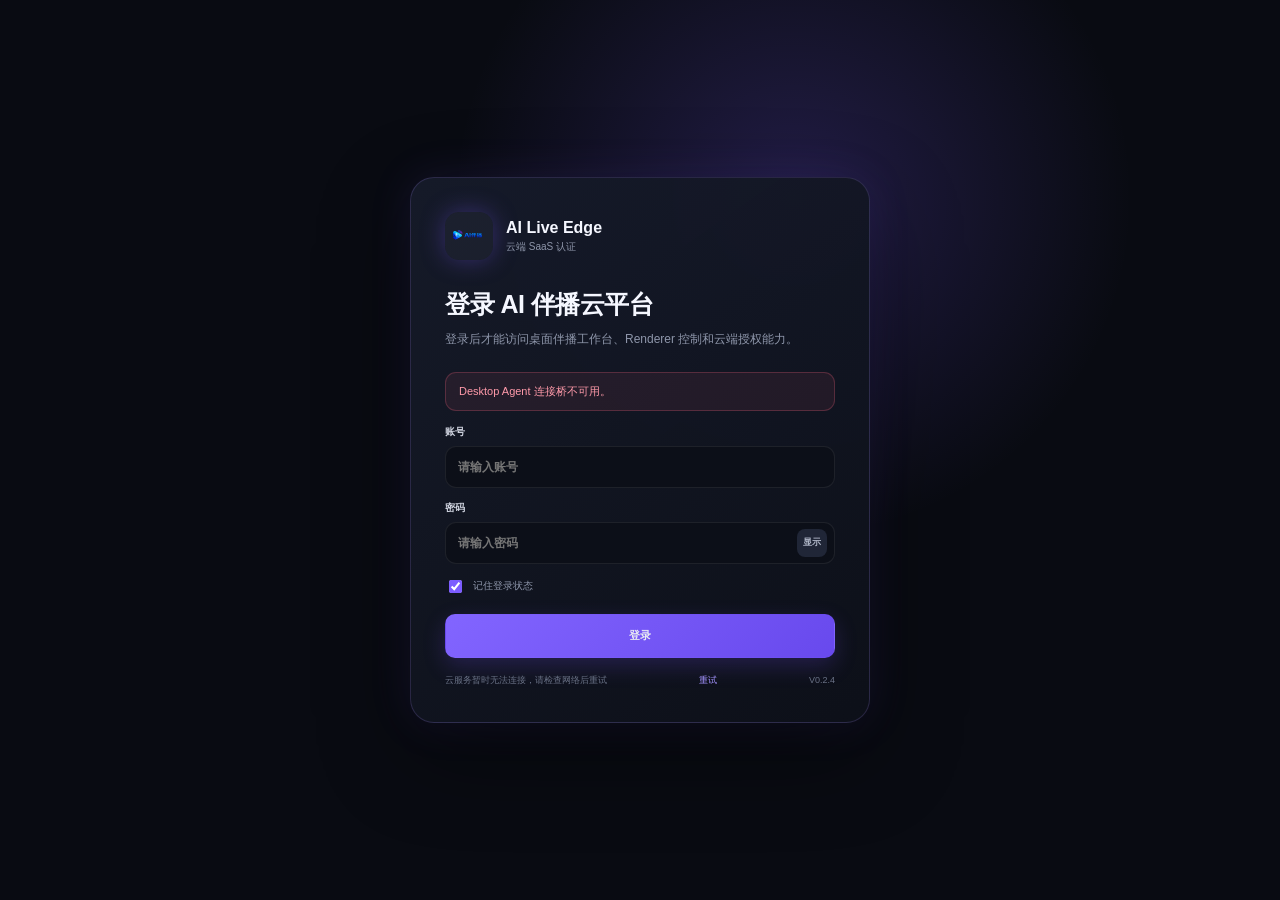
<file: desktop/src/AiLiveEdge.Desktop/app/index.html>
<!doctype html>
<html lang="zh-CN">
<head>
  <meta charset="utf-8">
  <meta name="viewport" content="width=device-width, initial-scale=1">
  <meta name="color-scheme" content="dark">
  <title>AI Live Edge</title>
  <link rel="stylesheet" href="app.css">
</head>
<body>
  <div class="login-screen" id="loginScreen">
    <div class="login-card">
      <div class="login-brand">
        <div class="login-logo"><img src="../src/Assets/Images/ai-live-logo.png" alt="AI 伴播"></div>
        <div><strong>AI Live Edge</strong><small>云端 SaaS 认证</small></div>
      </div>
      <h1>登录 AI 伴播云平台</h1>
      <p class="login-copy">登录后才能访问桌面伴播工作台、Renderer 控制和云端授权能力。</p>
      <div class="login-alert" id="loginAlert"></div>
      <label class="login-field"><span>账号</span><input id="loginUsername" autocomplete="username" placeholder="请输入账号"></label>
      <label class="login-field password-field">
        <span>密码</span>
        <input id="loginPassword" autocomplete="current-password" type="password" placeholder="请输入密码">
        <button id="togglePassword" type="button">显示</button>
      </label>
      <label class="remember-login"><input id="rememberLogin" type="checkbox" checked> 记住登录状态</label>
      <button class="button primary login-submit" id="loginSubmit">登录</button>
      <div class="login-foot"><span id="loginNetwork">等待连接云端服务</span><button id="retryCloudStatus" type="button">重试</button><span id="desktopVersion">V0.2.4</span></div>
    </div>
  </div>

  <div class="app-shell auth-locked">
    <aside class="sidebar">
      <div class="brand">
        <div class="brand-mark"><span></span><span></span><span></span></div>
        <div><strong>AI Live Edge</strong><small>AI 直播伴播助手</small></div>
      </div>

      <nav class="nav" aria-label="主导航">
        <button class="nav-item active" data-page="home"><i>⌂</i><span>首页</span></button>
        <button class="nav-item" data-page="assistant"><i>◉</i><span>AI 伴播</span><b id="liveNavDot"></b></button>
        <button class="nav-item" data-page="actions"><i>✦</i><span>动作库</span></button>
        <button class="nav-item" data-page="assets"><i>▧</i><span>素材中心</span></button>
        <button class="nav-item" data-page="live-output"><i>▣</i><span>直播输出</span></button>
        <button class="nav-item" data-page="settings"><i>⚙</i><span>设置</span></button>
      </nav>

      <div class="sidebar-footer">
        <div class="service-health"><span class="pulse-dot"></span><div><strong>本地服务</strong><small id="sidebarStatus">正在连接</small></div></div>
        <span class="version" id="appVersion">Desktop</span>
      </div>
    </aside>

    <main class="workspace">
      <header class="app-header">
        <div>
          <p class="eyebrow" id="pageEyebrow">OVERVIEW</p>
          <h1 id="pageTitle">首页</h1>
        </div>
        <div class="header-actions">
          <span class="mode-label">运行模式</span>
          <div class="mode-switch" aria-label="运行模式">
            <button id="headerLocalMode" class="active" data-switch-mode="LOCAL">本地模式</button>
            <button id="headerCloudMode" data-switch-mode="CLOUD">云端模式</button>
          </div>
          <div class="identity">
            <div class="avatar">
              <img src="../src/Assets/Images/ai-live-logo.png" alt="AI伴播">
            </div>
            <div><strong id="identityName">未登录</strong><small id="authStatus">等待登录</small></div>
            <div class="identity-menu">
              <button id="identityMenuButton" type="button">⋯</button>
              <div class="identity-dropdown" id="identityDropdown">
                <button id="accountInfo" type="button">账号信息</button>
                <button id="logoutButton" type="button">退出登录</button>
              </div>
            </div>
          </div>
        </div>
      </header>

      <div class="offline-banner" id="offlineBanner">
        <span>!</span><div><strong>正在连接本地服务</strong><small>AI Live Edge 会自动重试，请稍候。</small></div>
      </div>

      <section class="page active" id="page-home">
        <div class="hero">
          <div class="hero-copy">
            <span class="status-pill"><i class="pulse-dot"></i><span id="heroStatus">正在准备伴播环境</span></span>
            <h2>让每一次直播，<br><em>都有人替你接住节奏。</em></h2>
            <p>语音识别、智能响应和直播动作已整合在一个简单的工作台中。</p>
            <div class="hero-actions">
              <button class="button primary large" id="heroStart"><span>▶</span>开始伴播</button>
              <button class="button ghost large" data-page-link="assistant">查看伴播状态</button>
            </div>
          </div>
          <div class="orb-stage" aria-hidden="true">
            <div class="orb-ring ring-one"></div><div class="orb-ring ring-two"></div>
            <div class="ai-orb"><span></span><span></span><span></span></div>
            <div class="floating-chip chip-one">语音已就绪</div>
            <div class="floating-chip chip-two">动作引擎在线</div>
          </div>
        </div>

        <div class="section-heading"><div><p>实时状态</p><h3>一切是否准备就绪</h3></div><span id="lastUpdated">等待首次同步</span></div>
        <div class="status-grid">
          <article class="status-card">
            <div class="icon-box violet">✦</div><div><small>AI 状态</small><strong id="aiStatus">等待指令</strong><p id="aiSubstatus">随时准备响应</p></div><span class="card-state good"></span>
          </article>
          <article class="status-card">
            <div class="icon-box cyan">⌁</div><div><small>麦克风</small><strong id="micStatus">正在检查</strong><p id="micDevice">自动选择设备</p></div><span class="card-state" id="micState"></span>
          </article>
          <article class="status-card">
            <div class="icon-box pink">▶</div><div><small>动作引擎</small><strong id="engineStatus">正在连接 Renderer</strong><p id="engineDetail">正在准备动作服务</p></div><span class="card-state busy" id="engineState"></span>
          </article>
        </div>

        <article class="panel renderer-status-panel">
          <div class="renderer-heading">
            <div class="renderer-title"><div class="icon-box pink">▶</div><div><p>动作引擎</p><h3>Renderer</h3></div></div>
            <span class="renderer-badge connecting" id="rendererBadge">正在连接</span>
          </div>
          <div class="renderer-metrics">
            <div><small>状态</small><strong id="rendererConnection">正在检查</strong></div>
            <div><small>WebSocket</small><strong id="rendererWebSocket">等待连接</strong></div>
            <div><small>最后动作</small><strong id="rendererLastAction">—</strong></div>
            <div><small>最后更新时间</small><strong id="rendererUpdated">—</strong></div>
          </div>
          <p class="renderer-warning" id="rendererWarning">Desktop 正在自动准备 Renderer，无需手动打开浏览器。</p>
        </article>

        <div class="home-lower">
          <article class="panel quick-panel">
            <div class="panel-title"><div><p>快速操作</p><h3>常用伴播控制</h3></div></div>
            <div class="quick-grid">
              <button class="quick-action start" id="startBroadcast"><i>▶</i><span><strong>开始伴播</strong><small>连接语音与麦克风</small></span></button>
              <button class="quick-action stop" id="stopBroadcast"><i>■</i><span><strong>停止伴播</strong><small>安全结束本次会话</small></span></button>
              <button class="quick-action" id="testFirstAction"><i>✦</i><span><strong>测试动作</strong><small>运行一个动作检查</small></span></button>
              <button class="quick-action" data-page-link="assets"><i>▧</i><span><strong>打开素材库</strong><small>管理直播素材</small></span></button>
            </div>
          </article>
          <article class="panel stats-panel">
            <div class="panel-title"><div><p>本次运行</p><h3>运行统计</h3></div><span class="live-label">LIVE</span></div>
            <div class="stats-list">
              <div><span class="stat-icon">◷</span><span><small>今日运行时间</small><strong id="uptime">00:00:00</strong></span></div>
              <div><span class="stat-icon">◉</span><span><small>识别次数</small><strong id="recognitionCount">0</strong></span></div>
              <div><span class="stat-icon">✦</span><span><small>执行动作次数</small><strong id="actionCount">0</strong></span></div>
            </div>
          </article>
        </div>
      </section>

      <section class="page" id="page-assistant">
        <div class="assistant-layout">
          <article class="voice-visual panel">
            <div class="visual-top"><span class="status-pill"><i class="pulse-dot"></i><span id="asrStatusPill">等待启动</span></span><span id="asrProvider">语音服务</span></div>
            <div class="wave-orb" id="waveOrb"><i></i><i></i><i></i><i></i><i></i></div>
            <h2 id="listeningTitle">AI 伴播待命中</h2>
            <p id="listeningHint">点击“开始伴播”，让 AI 开始聆听直播指令。</p>
            <div class="assistant-controls">
              <button class="button primary" id="assistantStart">开始伴播</button>
              <button class="button subtle" id="assistantStop">停止</button>
              <button class="button subtle" id="micTest">测试麦克风</button>
            </div>
            <p class="action-hint" id="assistantHint"></p>
          </article>
          <div class="assistant-side">
            <article class="panel detail-panel">
              <div class="panel-title"><div><p>设备状态</p><h3>语音识别</h3></div><span class="card-state" id="asrState"></span></div>
              <div class="friendly-list">
                <div><span>当前麦克风</span><strong id="assistantMic">自动选择</strong></div>
                <div><span>语音识别</span><strong id="assistantAsr">未连接</strong></div>
                <div><span>识别方式</span><strong id="assistantProvider">—</strong></div>
              </div>
            </article>
            <article class="panel transcript-panel">
              <div class="panel-title"><div><p>实时内容</p><h3>最近识别</h3></div></div>
              <blockquote id="lastTranscript">尚未收到语音内容</blockquote>
              <div class="last-response"><span>最近响应</span><strong id="lastResponse">等待指令</strong></div>
            </article>
          </div>
        </div>
      </section>

      <section class="page" id="page-actions">
        <div class="content-toolbar">
          <div><h2>让角色动起来</h2><p>浏览并测试已经配置好的直播动作。</p></div>
          <button class="button subtle" id="refreshActions">↻ 刷新动作</button>
        </div>
        <div class="filter-row"><button class="filter active">全部动作</button><button class="filter">已启用</button><span id="actionSummary">正在载入动作...</span></div>
        <div class="card-grid action-grid" id="actionGrid"></div>
      </section>

      <section class="page" id="page-assets">
        <div class="content-toolbar">
          <div><h2>你的直播素材</h2><p>集中管理图片、GIF、WebM 和场景素材。</p></div>
          <label class="button primary upload-button">＋ 添加素材<input id="assetUpload" type="file" accept="image/*,.gif,.webm,video/webm"></label>
        </div>
        <div class="filter-row" id="assetFilters">
          <button class="filter active" data-filter="ALL">全部</button><button class="filter" data-filter="IMAGE">图片</button>
          <button class="filter" data-filter="GIF">GIF</button><button class="filter" data-filter="WEBM">WebM</button><button class="filter" data-filter="SCENE">场景</button>
          <span id="assetSummary">正在载入素材...</span>
        </div>
        <div class="card-grid asset-grid" id="assetGrid"></div>
      </section>

      <section class="page" id="page-live-output">
        <div class="content-toolbar">
          <div><h2>直播输出窗口</h2><p>为直播伴侣提供干净的独立窗口画面，不包含主界面菜单和按钮。</p></div>
          <span class="live-output-state closed" id="liveOutputState">未打开</span>
        </div>

        <div class="live-output-layout">
          <article class="panel live-output-preview-card">
            <div class="live-output-preview" id="liveOutputPreview">
              <span>AI Live Renderer</span>
              <small id="liveOutputPreviewSize">1080 × 1920</small>
            </div>
            <div class="live-output-actions">
              <button class="button primary" id="openLiveOutput">打开直播输出窗口</button>
              <button class="button subtle" id="closeLiveOutput">关闭直播输出窗口</button>
              <button class="button subtle" id="testLiveOutput">测试直播画面</button>
            </div>
            <p class="live-output-hint" id="liveOutputHint">打开后，请在直播伴侣的“窗口”素材中选择 AI Live Renderer。</p>
          </article>

          <article class="panel live-output-settings">
            <div class="panel-title"><div><p>输出设置</p><h3>画布与绿幕</h3></div></div>
            <label class="live-field">
              <span>画布模式</span>
              <select id="liveCanvasMode">
                <option value="PORTRAIT">竖屏 · 1080 × 1920</option>
                <option value="LANDSCAPE">横屏 · 1920 × 1080</option>
                <option value="CUSTOM">自定义</option>
              </select>
            </label>
            <div class="live-field-pair">
              <label class="live-field"><span>设计宽度</span><input id="liveCanvasWidth" type="number" min="320" max="7680"></label>
              <label class="live-field"><span>设计高度</span><input id="liveCanvasHeight" type="number" min="320" max="7680"></label>
            </div>
            <div class="live-field-pair">
              <label class="live-field"><span>窗口宽度</span><input id="livePreviewWidth" type="number" min="240" max="1920"></label>
              <label class="live-field"><span>窗口高度</span><input id="livePreviewHeight" type="number" min="240" max="1080"></label>
            </div>
            <label class="live-field"><span>绿幕颜色</span><input id="liveChromaColor" type="text" value="#00FF00" maxlength="7"></label>
            <label class="live-auto-open"><input id="liveAutoOpen" type="checkbox"> Desktop 启动后自动打开输出窗口</label>
            <button class="button primary live-save" id="saveLiveOutput">保存输出设置</button>
          </article>
        </div>

        <article class="panel companion-guide">
          <div><p>直播伴侣接入</p><h3>如何添加到直播伴侣</h3></div>
          <ol>
            <li>先点击“打开直播输出窗口”。</li>
            <li>在直播伴侣中选择“添加素材 → 窗口”。</li>
            <li>选择 <strong>AI Live Renderer</strong>，不要选择 AI Live Edge。</li>
            <li>关闭“显示鼠标”，再开启绿幕抠图，颜色设为 <strong>#00FF00</strong>。</li>
            <li>将输出窗口铺满直播画布，并放在游戏或摄像头图层上方。</li>
          </ol>
          <p class="guide-note">相似度建议初始值 350～450，平滑度建议初始值 60～100；不同直播伴侣版本的范围可能不同。</p>
        </article>
      </section>

      <section class="page" id="page-settings">
        <div class="settings-layout">
          <div class="settings-menu">
            <button class="active" data-settings="general">常规设置<span>›</span></button>
            <button data-settings="connection">连接设置<span>›</span></button>
            <button data-settings="advanced">高级设置<span>›</span></button>
          </div>
          <div class="settings-content">
            <div class="settings-pane active" id="settings-general">
              <div class="content-toolbar compact"><div><h2>常规设置</h2><p>调整 AI Live Edge 的日常使用偏好。</p></div></div>
              <article class="settings-card">
                <div class="setting-row"><div class="setting-icon">↗</div><div><strong>启动设置</strong><small>启动应用后自动准备本地伴播环境</small></div><label class="switch"><input type="checkbox" checked><span></span></label></div>
                <div class="setting-row"><div class="setting-icon">⏻</div><div><strong>开机自动启动</strong><small>使用当前 Windows 用户启动项，不需要管理员权限</small></div><label class="switch"><input id="settingStartWithWindows" type="checkbox"><span></span></label></div>
                <div class="setting-row"><div class="setting-icon">▁</div><div><strong>启动后最小化</strong><small>应用启动后直接进入系统托盘</small></div><label class="switch"><input id="settingStartMinimized" type="checkbox"><span></span></label></div>
                <div class="setting-row"><div class="setting-icon">×</div><div><strong>关闭窗口行为</strong><small>关闭主窗口时最小化到托盘或退出程序</small></div><select id="settingCloseBehavior"><option value="MINIMIZE_TO_TRAY">最小化到托盘</option><option value="EXIT_APPLICATION">退出程序</option></select></div>
                <div class="setting-row"><div class="setting-icon">•</div><div><strong>托盘提示</strong><small>首次最小化到托盘时显示后台运行提示</small></div><label class="switch"><input id="settingShowTrayNotification" type="checkbox"><span></span></label></div>
                <div class="setting-row agent-runtime-row">
                  <div class="setting-icon">⌘</div>
                  <div><strong>Agent 运行模式</strong><small id="agentRuntimeHint">正在读取运行模式</small></div>
                  <div class="mode-choice agent-runtime-choice">
                    <button data-agent-runtime-mode="DEVELOPMENT">开发模式</button>
                    <button data-agent-runtime-mode="PRODUCTION">本地 Jar 模式</button>
                  </div>
                </div>
                <div class="setting-row"><div class="setting-icon">⌁</div><div><strong>麦克风选择</strong><small id="settingsMic">跟随系统默认设备</small></div><button class="select-button">自动选择⌄</button></div>
                <div class="setting-row"><div class="setting-icon">◐</div><div><strong>主题</strong><small>应用界面的显示外观</small></div><button class="select-button">深色⌄</button></div>
                <div class="setting-row"><div class="setting-icon">♢</div><div><strong>通知</strong><small>重要状态变化时显示应用提醒</small></div><label class="switch"><input type="checkbox" checked><span></span></label></div>
              </article>
              <article class="settings-card connection-card">
                <div><span class="card-state good"></span><div><strong>本地服务已连接</strong><small>所有数据均在本机处理并保存</small></div></div>
                <span id="settingsVersion">—</span>
              </article>
            </div>
            <div class="settings-pane" id="settings-connection">
              <div class="content-toolbar compact"><div><h2>连接设置</h2><p>选择本地 Agent 或 AI Live Cloud，不影响页面操作方式。</p></div></div>
              <article class="settings-card connection-settings" id="serverEditingPanel" style="display:none">
                <label class="input-row"><span>App API 地址<small>请填写完整 App API 根地址，例如 https://example.com/app-api/ 或 http://127.0.0.1:48080/app-api/</small></span><input id="cloudApiBaseUrlInput" placeholder="https://example.com/app-api/"></label>
                <div class="setting-row"><div class="setting-icon">☁</div><div><strong>云端 SaaS 状态</strong><small id="cloudServiceStatus">等待登录</small></div><button class="select-button" id="saveCloudApiBaseUrl">修改地址</button></div>
              </article>
              <article class="settings-card connection-settings">
                <div class="connection-mode-field">
                  <label>运行模式</label>
                  <div class="mode-choice">
                    <button class="active" data-form-mode="LOCAL">LOCAL</button>
                    <button data-form-mode="CLOUD">CLOUD</button>
                  </div>
                </div>
                <label class="input-row"><span>本地地址<small>个人主播、离线使用、低延迟</small></span><input id="localAddressInput" placeholder="由连接层提供"></label>
                <label class="input-row"><span>云端地址<small>必须使用 HTTPS</small></span><input id="cloudAddressInput" placeholder="由连接层提供"></label>
              </article>
              <div class="settings-save-row"><span id="connectionSaveHint"></span><button class="button primary" id="saveConnection">保存并连接</button></div>
            </div>
            <div class="settings-pane" id="settings-advanced">
              <div class="content-toolbar compact"><div><h2>高级设置</h2><p>面向开发和故障排查的高级工具。</p></div></div>
              <article class="settings-card">
                <div class="setting-row"><div class="setting-icon">R</div><div><strong>Renderer 自动启动</strong><small id="rendererSettingsStatus">跟随当前登录生命周期</small></div><label class="switch"><input id="settingRendererAutoStart" type="checkbox"><span></span></label></div>
                <div class="setting-row"><div class="setting-icon">O</div><div><strong>LiveOutput 状态</strong><small id="liveOutputSettingsStatus">等待状态</small></div><span id="rendererAddressInfo">本地 WebView Renderer</span></div>
              </article>
              <article class="settings-card">
                <label class="input-row"><span>日志保留天数<small>默认 14 天，清理不会读取超大日志正文</small></span><input id="settingLogRetentionDays" type="number" min="1" max="365"></label>
                <div class="setting-row"><div class="setting-icon">L</div><div><strong>日志目录</strong><small id="logsDirectoryInfo">本地日志目录</small></div><button class="select-button" id="openLogsButton">打开目录</button><button class="select-button" id="cleanupLogsButton">清理过期日志</button></div>
                <div class="setting-row"><div class="setting-icon">!</div><div><strong>最近错误</strong><small id="recentErrorsList">暂无错误摘要</small></div><button class="select-button" id="refreshErrorsButton">刷新</button></div>
              </article>
              <article class="settings-card">
                <div class="setting-row"><div class="setting-icon">i</div><div><strong id="appInfoName">AI Live Edge</strong><small id="appInfoVersion">版本读取中</small></div></div>
                <div class="setting-row"><div class="setting-icon">P</div><div><strong>安装路径</strong><small id="appInfoInstall">—</small></div></div>
                <div class="setting-row"><div class="setting-icon">D</div><div><strong>数据目录</strong><small id="appInfoData">—</small></div></div>
                <div class="setting-row"><div class="setting-icon">#</div><div><strong>设备编码</strong><small id="appInfoDevice">—</small></div></div>
                <div class="setting-row"><div class="setting-icon">U</div><div><strong>当前账号</strong><small id="appInfoAccount">—</small></div></div>
              </article>
              <article class="developer-card" id="developerGate">
                <div class="developer-icon">&lt;/&gt;</div>
                <h3>开发者模式</h3>
                <p>查看底层运行数据、适配器状态和诊断信息。普通使用无需开启。</p>
                <button class="button danger-outline" id="enableDeveloper">进入开发者模式</button>
              </article>
              <div class="developer-console" id="developerConsole">
                <div class="console-toolbar"><div><span class="warning-dot">!</span><div><strong>开发者 Console</strong><small>此区域包含底层工程参数</small></div></div><button class="button subtle small" id="exitDeveloper">退出开发者模式</button></div>
                <iframe id="developerFrame" title="AI Live Edge Developer Console"></iframe>
              </div>
            </div>
          </div>
        </div>
      </section>
    </main>
  </div>

  <div class="toast" id="toast"><span id="toastIcon">✓</span><div><strong id="toastTitle">操作成功</strong><small id="toastMessage"></small></div></div>

  <dialog id="bindDialog">
    <form method="dialog">
      <div class="dialog-head"><div><p>素材关联</p><h3>绑定动作</h3></div><button value="cancel">×</button></div>
      <p class="dialog-copy">为 <strong id="bindAssetName"></strong> 选择一个桌面快捷动作。</p>
      <div class="bind-options" id="bindOptions"></div>
      <div class="dialog-actions"><button class="button subtle" value="cancel">取消</button><button class="button primary" value="confirm" id="confirmBinding">保存绑定</button></div>
    </form>
  </dialog>

  <dialog id="previewDialog" class="preview-dialog">
    <form method="dialog">
      <div class="dialog-head"><div><p>素材预览</p><h3 id="previewTitle">预览</h3></div><button value="cancel">×</button></div>
      <div class="preview-stage" id="previewStage"></div>
    </form>
  </dialog>

  <dialog id="modeSetupDialog" class="mode-setup-dialog">
    <form method="dialog">
      <div class="setup-brand"><div class="brand-mark"><span></span><span></span><span></span></div><strong>AI Live Edge</strong></div>
      <h2>请选择运行方式</h2>
      <p>你可以稍后在“设置 → 连接设置”中随时切换。</p>
      <div class="setup-options">
        <label class="setup-option active">
          <input type="radio" name="setupMode" value="LOCAL" checked>
          <i>⌂</i><span><strong>本地模式</strong><small>使用本机 AI Agent<br>适合个人主播</small></span><b>低延迟</b>
        </label>
        <label class="setup-option">
          <input type="radio" name="setupMode" value="CLOUD">
          <i>☁</i><span><strong>云端模式</strong><small>连接 AI Live Cloud<br>适合团队和企业</small></span><b>企业版</b>
        </label>
      </div>
      <label class="remember-choice"><input id="rememberMode" type="checkbox" checked> 记住我的选择</label>
      <button class="button primary setup-submit" id="confirmMode" value="none">继续</button>
    </form>
  </dialog>

  <script src="app.js"></script>
</body>
</html>
</file>
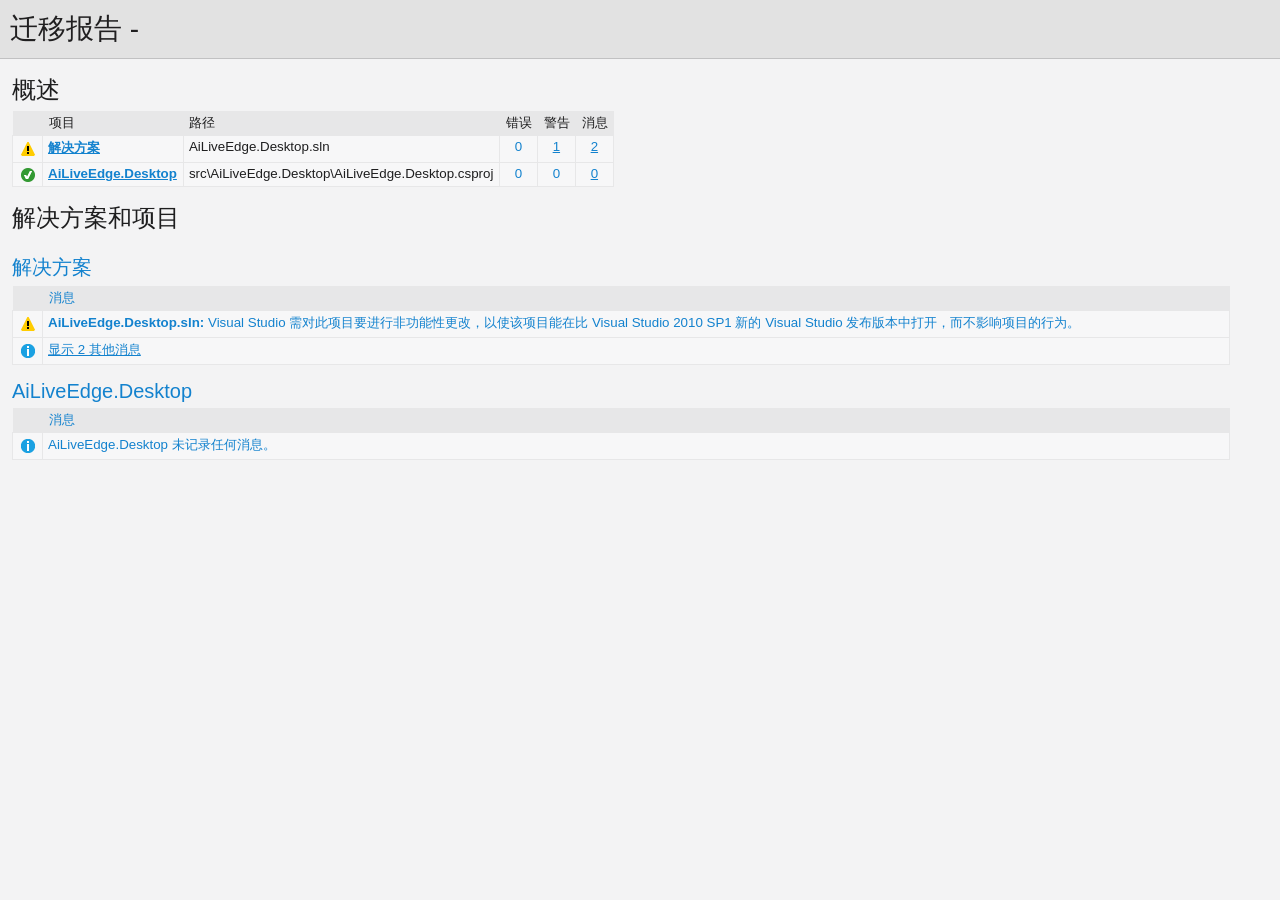
<file: desktop/UpgradeLog.htm>
﻿<!DOCTYPE html>
<!-- saved from url=(0014)about:internet -->
 <html xmlns:msxsl="urn:schemas-microsoft-com:xslt"><head><meta content="en-us" http-equiv="Content-Language" /><meta content="text/html; charset=utf-16" http-equiv="Content-Type" /><title _locID="ConversionReport0">
          迁移报告
        </title><style> 
                    /* Body style, for the entire document */
                    body
                    {
                        background: #F3F3F4;
                        color: #1E1E1F;
                        font-family: "Segoe UI", Tahoma, Geneva, Verdana, sans-serif;
                        padding: 0;
                        margin: 0;
                    }

                    /* Header1 style, used for the main title */
                    h1
                    {
                        padding: 10px 0px 10px 10px;
                        font-size: 21pt;
                        background-color: #E2E2E2;
                        border-bottom: 1px #C1C1C2 solid; 
                        color: #201F20;
                        margin: 0;
                        font-weight: normal;
                    }

                    /* Header2 style, used for "Overview" and other sections */
                    h2
                    {
                        font-size: 18pt;
                        font-weight: normal;
                        padding: 15px 0 5px 0;
                        margin: 0;
                    }

                    /* Header3 style, used for sub-sections, such as project name */
                    h3
                    {
                        font-weight: normal;
                        font-size: 15pt;
                        margin: 0;
                        padding: 15px 0 5px 0;
                        background-color: transparent;
                    }

                    /* Color all hyperlinks one color */
                    a
                    {
                        color: #1382CE;
                    }

                    /* Table styles */ 
                    table
                    {
                        border-spacing: 0 0;
                        border-collapse: collapse;
                        font-size: 10pt;
                    }

                    table th
                    {
                        background: #E7E7E8;
                        text-align: left;
                        text-decoration: none;
                        font-weight: normal;
                        padding: 3px 6px 3px 6px;
                    }

                    table td
                    {
                        vertical-align: top;
                        padding: 3px 6px 5px 5px;
                        margin: 0px;
                        border: 1px solid #E7E7E8;
                        background: #F7F7F8;
                    }

                    /* Local link is a style for hyperlinks that link to file:/// content, there are lots so color them as 'normal' text until the user mouse overs */
                    .localLink
                    {
                        color: #1E1E1F;
                        background: #EEEEED;
                        text-decoration: none;
                    }

                    .localLink:hover
                    {
                        color: #1382CE;
                        background: #FFFF99;
                        text-decoration: none;
                    }

                    /* Center text, used in the over views cells that contain message level counts */ 
                    .textCentered
                    {
                        text-align: center;
                    }

                    /* The message cells in message tables should take up all avaliable space */
                    .messageCell
                    {
                        width: 100%;
                    }

                    /* Padding around the content after the h1 */ 
                    #content 
                    {
	                    padding: 0px 12px 12px 12px; 
                    }

                    /* The overview table expands to width, with a max width of 97% */ 
                    #overview table
                    {
                        width: auto;
                        max-width: 75%; 
                    }

                    /* The messages tables are always 97% width */
                    #messages table
                    {
                        width: 97%;
                    }

                    /* All Icons */
                    .IconSuccessEncoded, .IconInfoEncoded, .IconWarningEncoded, .IconErrorEncoded
                    {
                        min-width:18px;
                        min-height:18px; 
                        background-repeat:no-repeat;
                        background-position:center;
                    }

                    /* Success icon encoded */
                    .IconSuccessEncoded
                    {
                        /* Note: Do not delete the comment below. It is used to verify the correctness of the encoded image resource below before the product is released */
                        /* [---XsltValidateInternal-Base64EncodedImage:IconSuccess#Begin#background-image: url(data:image/png;base64,#Separator#);#End#] */
                        background-image: url([data-uri]);
                    }

                    /* Information icon encoded */
                    .IconInfoEncoded
                    {
                        /* Note: Do not delete the comment below. It is used to verify the correctness of the encoded image resource below before the product is released */
                        /* [---XsltValidateInternal-Base64EncodedImage:IconInformation#Begin#background-image: url(data:image/png;base64,#Separator#);#End#] */
                        background-image: url([data-uri]);
                    }

                    /* Warning icon encoded */
                    .IconWarningEncoded
                    {
                        /* Note: Do not delete the comment below. It is used to verify the correctness of the encoded image resource below before the product is released */
                        /* [---XsltValidateInternal-Base64EncodedImage:IconWarning#Begin#background-image: url(data:image/png;base64,#Separator#);#End#] */
                        background-image: url([data-uri]);
                    }

                    /* Error icon encoded */
                    .IconErrorEncoded
                    {
                        /* Note: Do not delete the comment below. It is used to verify the correctness of the encoded image resource below before the product is released */
                        /* [---XsltValidateInternal-Base64EncodedImage:IconError#Begin#background-image: url(data:image/png;base64,#Separator#);#End#] */
                        background-image: url([data-uri]);
                    }
                 </style><script type="text/javascript" language="javascript"> 
          
            // Startup 
            // Hook up the the loaded event for the document/window, to linkify the document content
            var startupFunction = function() { linkifyElement("messages"); };
            
            if(window.attachEvent)
            {
              window.attachEvent('onload', startupFunction);
            }
            else if (window.addEventListener) 
            {
              window.addEventListener('load', startupFunction, false);
            }
            else 
            {
              document.addEventListener('load', startupFunction, false);
            } 
            
            // Toggles the visibility of table rows with the specified name 
            function toggleTableRowsByName(name)
            {
               var allRows = document.getElementsByTagName('tr');
               for (i=0; i < allRows.length; i++)
               {
                  var currentName = allRows[i].getAttribute('name');
                  if(!!currentName && currentName.indexOf(name) == 0)
                  {
                      var isVisible = allRows[i].style.display == ''; 
                      isVisible ? allRows[i].style.display = 'none' : allRows[i].style.display = '';
                  }
               }
            }
            
            function scrollToFirstVisibleRow(name) 
            {
               var allRows = document.getElementsByTagName('tr');
               for (i=0; i < allRows.length; i++)
               {
                  var currentName = allRows[i].getAttribute('name');
                  var isVisible = allRows[i].style.display == ''; 
                  if(!!currentName && currentName.indexOf(name) == 0 && isVisible)
                  {
                     allRows[i].scrollIntoView(true); 
                     return true; 
                  }
               }
               
               return false;
            }
            
            // Linkifies the specified text content, replaces candidate links with html links 
            function linkify(text)
            {
                 if(!text || 0 === text.length)
                 {
                     return text; 
                 }

                 // Find http, https and ftp links and replace them with hyper links 
                 var urlLink = /(http|https|ftp)\:\/\/[a-zA-Z0-9\-\.]+(:[a-zA-Z0-9]*)?\/?([a-zA-Z0-9\-\._\?\,\/\\\+&%\$#\=~;\{\}])*/gi;
                 
                 return text.replace(urlLink, '<a href="$&">$&</a>') ;
            }
            
            // Linkifies the specified element by ID
            function linkifyElement(id)
            {
                var element = document.getElementById(id);
                if(!!element)
                {
                  element.innerHTML = linkify(element.innerHTML); 
                }
            }
            
            function ToggleMessageVisibility(projectName)
            {
              if(!projectName || 0 === projectName.length)
              {
                return; 
              }
              
              toggleTableRowsByName("MessageRowClass" + projectName);
              toggleTableRowsByName('MessageRowHeaderShow' + projectName);
              toggleTableRowsByName('MessageRowHeaderHide' + projectName); 
            }
            
            function ScrollToFirstVisibleMessage(projectName)
            {
              if(!projectName || 0 === projectName.length)
              {
                return; 
              }
              
              // First try the 'Show messages' row
              if(!scrollToFirstVisibleRow('MessageRowHeaderShow' + projectName))
              {
                // Failed to find a visible row for 'Show messages', try an actual message row 
                scrollToFirstVisibleRow('MessageRowClass' + projectName); 
              }
            }
           </script></head><body><h1 _locID="ConversionReport">
          迁移报告 - </h1><div id="content"><h2 _locID="OverviewTitle">概述</h2><div id="overview"><table><tr><th></th><th _locID="ProjectTableHeader">项目</th><th _locID="PathTableHeader">路径</th><th _locID="ErrorsTableHeader">错误</th><th _locID="WarningsTableHeader">警告</th><th _locID="MessagesTableHeader">消息</th></tr><tr><td class="IconWarningEncoded" /><td><strong><a href="#Solution"><span _locID="OverviewSolutionSpan">解决方案</span></a></strong></td><td>AiLiveEdge.Desktop.sln</td><td class="textCentered"><a>0</a></td><td class="textCentered"><a href="#SolutionWarning">1</a></td><td class="textCentered"><a href="#" onclick="ScrollToFirstVisibleMessage('Solution'); return false;">2</a></td></tr><tr><td class="IconSuccessEncoded" /><td><strong><a href="#AiLiveEdge.Desktop">AiLiveEdge.Desktop</a></strong></td><td>src\AiLiveEdge.Desktop\AiLiveEdge.Desktop.csproj</td><td class="textCentered"><a>0</a></td><td class="textCentered"><a>0</a></td><td class="textCentered"><a href="#">0</a></td></tr></table></div><h2 _locID="SolutionAndProjectsTitle">解决方案和项目</h2><div id="messages"><a name="Solution" /><h3 _locID="ProjectDisplayNameHeader">解决方案</h3><table><tr id="SolutionHeaderRow"><th></th><th class="messageCell" _locID="MessageTableHeader">消息</th></tr><tr name="WarningRowClassSolution"><td class="IconWarningEncoded"><a name="SolutionWarning" /></td><td class="messageCell"><strong>AiLiveEdge.Desktop.sln:
        </strong><span>Visual Studio 需对此项目要进行非功能性更改，以使该项目能在比 Visual Studio 2010 SP1 新的 Visual Studio 发布版本中打开，而不影响项目的行为。</span></td></tr><tr name="MessageRowHeaderShowSolution"><td class="IconInfoEncoded" /><td class="messageCell"><a _locID="ShowAdditionalMessages" href="#" name="SolutionMessage" onclick="ToggleMessageVisibility('Solution'); return false;">
          显示 2 其他消息
        </a></td></tr><tr name="MessageRowClassSolution" style="display: none"><td class="IconInfoEncoded"><a name="SolutionMessage" /></td><td class="messageCell"><strong>AiLiveEdge.Desktop.sln:
        </strong><span>文件已成功备份为 D:\git-ai-live\ai-live-edge-agent\desktop\Backup\AiLiveEdge.Desktop.sln</span></td></tr><tr name="MessageRowClassSolution" style="display: none"><td class="IconInfoEncoded"><a name="SolutionMessage" /></td><td class="messageCell"><strong>AiLiveEdge.Desktop.sln:
        </strong><span>已成功迁移解决方案</span></td></tr><tr style="display: none" name="MessageRowHeaderHideSolution"><td class="IconInfoEncoded" /><td class="messageCell"><a _locID="HideAdditionalMessages" href="#" name="SolutionMessage" onclick="ToggleMessageVisibility('Solution'); return false;">
          隐藏 2 其他消息
        </a></td></tr></table><a name="AiLiveEdge.Desktop" /><h3>AiLiveEdge.Desktop</h3><table><tr id="AiLiveEdge.DesktopHeaderRow"><th></th><th class="messageCell" _locID="MessageTableHeader">消息</th></tr><tr><td class="IconInfoEncoded" /><td class="messageCell" _locID="NoMessagesRow">AiLiveEdge.Desktop 未记录任何消息。
                  </td></tr></table></div></div></body></html>
</file>
<file: desktop/src/AiLiveEdge.Desktop/app/app.css>
:root {
  color-scheme: dark;
  --bg: #090b12;
  --sidebar: #0d1019;
  --surface: #111521;
  --surface-2: #171c2a;
  --surface-3: #1d2333;
  --line: rgba(255,255,255,.075);
  --text: #f5f7ff;
  --muted: #8e96aa;
  --purple: #7c5cff;
  --purple-2: #a88cff;
  --cyan: #45d7e8;
  --green: #36d69b;
  --red: #ff667f;
  --pink: #e66ee8;
  --shadow: 0 20px 60px rgba(0,0,0,.28);
  font-family: "Segoe UI Variable", "Microsoft YaHei UI", "Segoe UI", sans-serif;
}

* { box-sizing: border-box; }
html, body { width: 100%; min-width: 940px; min-height: 100%; margin: 0; background: var(--bg); color: var(--text); }
body { overflow: hidden; }
button, input { font: inherit; }
button { color: inherit; }
.login-screen {
  position: fixed; inset: 0; z-index: 200; display: grid; place-items: center;
  background: radial-gradient(circle at 62% 22%, rgba(124,92,255,.22), transparent 32%), var(--bg);
}
.login-screen.hidden { display: none; }
.login-card {
  width: min(460px, calc(100vw - 48px)); padding: 34px; border: 1px solid rgba(168,140,255,.18);
  border-radius: 24px; background: linear-gradient(145deg, rgba(22,27,42,.96), rgba(13,16,25,.98));
  box-shadow: 0 30px 90px rgba(0,0,0,.42), 0 0 44px rgba(124,92,255,.12);
}
.login-brand { display: flex; align-items: center; gap: 13px; }
.login-logo { width: 48px; height: 48px; display: grid; place-items: center; overflow: hidden; border-radius: 14px; background: rgba(255,255,255,.03); box-shadow: 0 0 24px rgba(124,92,255,.34); }
.login-logo img { width: 100%; height: 100%; object-fit: contain; }
.login-brand strong, .login-brand small { display: block; }
.login-brand strong { font-size: 16px; }.login-brand small { margin-top: 3px; color: var(--muted); font-size: 10px; }
.login-card h1 { margin: 28px 0 8px; font-size: 25px; letter-spacing: -.5px; }
.login-copy { margin: 0 0 22px; color: var(--muted); font-size: 12px; line-height: 1.7; }
.login-alert { display: none; margin-bottom: 14px; padding: 11px 13px; border: 1px solid rgba(255,102,127,.24); border-radius: 11px; color: #ff9aaa; background: rgba(255,102,127,.08); font-size: 11px; }
.login-alert.visible { display: block; }
.login-field { display: grid; gap: 7px; margin-bottom: 13px; color: #cfd3df; font-size: 10px; font-weight: 800; }
.login-field input {
  width: 100%; height: 42px; padding: 0 12px; border: 1px solid var(--line); border-radius: 11px;
  outline: none; background: #0c0f18; color: var(--text); font-size: 12px;
}
.login-field input:focus { border-color: rgba(124,92,255,.55); box-shadow: 0 0 0 3px rgba(124,92,255,.1); }
.password-field { position: relative; }
.password-field button { position: absolute; right: 8px; bottom: 7px; height: 28px; border: 0; border-radius: 8px; background: #202637; color: #aeb5c6; font-size: 9px; cursor: pointer; }
.remember-login { display: flex; align-items: center; gap: 8px; margin: 2px 0 18px; color: var(--muted); font-size: 10px; }
.remember-login input { accent-color: var(--purple); }
.login-submit { width: 100%; height: 44px; }
.login-foot { display: flex; align-items: center; justify-content: space-between; gap: 10px; margin-top: 15px; color: #697185; font-size: 9px; }
.login-foot button { border: 0; background: transparent; color: #a493ff; font-size: 9px; cursor: pointer; }
.app-shell { display: flex; width: 100vw; height: 100vh; background: radial-gradient(circle at 80% -10%, rgba(124,92,255,.09), transparent 35%), var(--bg); }
.app-shell.auth-locked { display: none; }

.sidebar {
  width: 224px; flex: 0 0 224px; display: flex; flex-direction: column;
  padding: 26px 16px 18px; background: linear-gradient(180deg, rgba(16,19,30,.98), rgba(10,12,19,.98));
  border-right: 1px solid var(--line);
}
.brand { display: flex; align-items: center; gap: 12px; padding: 0 10px 28px; }
.brand strong { display: block; font-size: 15px; letter-spacing: .1px; }
.brand small { display: block; margin-top: 3px; color: #737c92; font-size: 10px; letter-spacing: .7px; }
.brand-mark {
  width: 35px; height: 35px; display: flex; align-items: center; justify-content: center; gap: 3px;
  border-radius: 11px; background: linear-gradient(145deg, #8b6cff, #5c3bea); box-shadow: 0 9px 25px rgba(114,78,255,.3);
}
.brand-mark span { width: 3px; border-radius: 2px; background: white; animation: brand-wave 1.4s ease-in-out infinite; }
.brand-mark span:nth-child(1) { height: 9px; }.brand-mark span:nth-child(2) { height: 17px; animation-delay: -.3s; }.brand-mark span:nth-child(3) { height: 12px; animation-delay: -.6s; }
@keyframes brand-wave { 50% { transform: scaleY(.55); opacity: .68; } }

.nav { display: flex; flex-direction: column; gap: 6px; }
.nav-item {
  position: relative; height: 45px; padding: 0 13px; display: flex; align-items: center; gap: 13px;
  border: 0; border-radius: 12px; background: transparent; color: #8f97aa; cursor: pointer; text-align: left;
  transition: .18s ease;
}
.nav-item:hover { background: rgba(255,255,255,.045); color: #dce0eb; transform: translateX(2px); }
.nav-item.active { color: white; background: linear-gradient(90deg, rgba(124,92,255,.22), rgba(124,92,255,.08)); box-shadow: inset 3px 0 var(--purple); }
.nav-item i { width: 21px; color: inherit; font-style: normal; text-align: center; font-size: 18px; }
.nav-item span { font-size: 14px; font-weight: 600; }
.nav-item b { display: none; width: 7px; height: 7px; margin-left: auto; border-radius: 50%; background: var(--green); box-shadow: 0 0 12px var(--green); }
.nav-item b.active { display: block; }
.sidebar-footer { margin-top: auto; }
.service-health { display: flex; align-items: center; gap: 10px; padding: 13px; background: rgba(255,255,255,.035); border: 1px solid var(--line); border-radius: 13px; }
.service-health strong, .service-health small { display: block; }
.service-health strong { font-size: 12px; }.service-health small { margin-top: 2px; color: var(--muted); font-size: 10px; }
.version { display: block; padding: 12px 12px 0; color: #51586a; font-size: 10px; }
.pulse-dot { display: inline-block; width: 8px; height: 8px; border-radius: 50%; background: var(--green); box-shadow: 0 0 0 4px rgba(54,214,155,.11), 0 0 14px rgba(54,214,155,.5); animation: pulse 2s infinite; }
@keyframes pulse { 50% { box-shadow: 0 0 0 7px rgba(54,214,155,0), 0 0 18px rgba(54,214,155,.6); } }

.workspace { min-width: 0; flex: 1; height: 100%; overflow: auto; }
.app-header {
  height: 92px; padding: 0 34px; position: sticky; top: 0; z-index: 30; display: flex; align-items: center; justify-content: space-between;
  background: rgba(9,11,18,.86); border-bottom: 1px solid rgba(255,255,255,.04); backdrop-filter: blur(18px);
}
.eyebrow, .panel-title p, .section-heading p, .dialog-head p { margin: 0 0 5px; color: #7263cb; font-size: 9px; font-weight: 800; letter-spacing: 1.7px; }
.app-header h1 { margin: 0; font-size: 23px; letter-spacing: -.5px; }
.header-actions { display: flex; align-items: center; gap: 20px; }
.mode-label { margin-right: -12px; color: #687084; font-size: 9px; }
.mode-switch { display: flex; padding: 3px; border: 1px solid var(--line); border-radius: 10px; background: #0d1018; }
.mode-switch button { padding: 6px 11px; border: 0; border-radius: 7px; background: transparent; color: #60697c; font-size: 10px; }
.mode-switch button.active { background: #242a3a; color: #e9ebf2; }
.identity { display: flex; align-items: center; gap: 9px; }
.avatar {
  width: 40px; height: 40px; display: grid; place-items: center; overflow: hidden;
  border-radius: 12px; background: linear-gradient(145deg, rgba(43,49,69,.7), rgba(27,32,48,.72));
  border: 1px solid rgba(168,140,255,.18);
  box-shadow: 0 0 18px rgba(124,92,255,.22), inset 0 0 18px rgba(69,215,232,.06);
  transition: filter .18s ease, box-shadow .18s ease;
}
.avatar img { width: 100%; height: 100%; display: block; object-fit: contain; }
.identity:hover .avatar { filter: brightness(1.12); box-shadow: 0 0 24px rgba(124,92,255,.38), inset 0 0 18px rgba(69,215,232,.1); }
.identity strong, .identity small { display: block; }.identity strong { font-size: 11px; }.identity small { margin-top: 3px; color: var(--muted); font-size: 9px; }
.identity-menu { position: relative; }
.identity-menu > button { width: 28px; height: 28px; border: 1px solid var(--line); border-radius: 9px; background: rgba(255,255,255,.035); cursor: pointer; }
.identity-dropdown { position: absolute; right: 0; top: 34px; min-width: 118px; display: none; padding: 6px; border: 1px solid var(--line); border-radius: 11px; background: #121724; box-shadow: var(--shadow); }
.identity-menu.open .identity-dropdown { display: grid; gap: 4px; }
.identity-dropdown button { height: 31px; border: 0; border-radius: 8px; background: transparent; color: #cfd3df; font-size: 10px; text-align: left; cursor: pointer; }
.identity-dropdown button:hover { background: rgba(124,92,255,.12); color: white; }

.page { display: none; max-width: 1360px; padding: 28px 34px 44px; margin: 0 auto; animation: page-in .25s ease; }
.page.active { display: block; }
@keyframes page-in { from { transform: translateY(5px); opacity: 0; } }
.offline-banner { display: none; align-items: center; gap: 12px; margin: 18px 34px 0; padding: 13px 17px; border: 1px solid rgba(255,180,70,.22); border-radius: 13px; background: rgba(255,165,49,.08); }
.offline-banner.visible { display: flex; }.offline-banner > span { width: 24px; height: 24px; display: grid; place-items: center; border-radius: 8px; background: #c98224; font-weight: 800; }
.offline-banner strong, .offline-banner small { display: block; }.offline-banner strong { font-size: 11px; }.offline-banner small { margin-top: 2px; color: #b8a488; font-size: 10px; }

.hero {
  position: relative; min-height: 300px; display: flex; overflow: hidden; padding: 42px 48px; border: 1px solid rgba(132,102,255,.16); border-radius: 25px;
  background: radial-gradient(circle at 78% 55%, rgba(120,84,255,.18), transparent 27%), linear-gradient(130deg, #141827, #0f121c 68%);
  box-shadow: var(--shadow);
}
.hero::before { content: ""; position: absolute; inset: 0; opacity: .18; background-image: linear-gradient(rgba(255,255,255,.025) 1px, transparent 1px), linear-gradient(90deg, rgba(255,255,255,.025) 1px, transparent 1px); background-size: 32px 32px; mask-image: linear-gradient(90deg, transparent, black); }
.hero-copy { position: relative; z-index: 2; width: 60%; }
.status-pill { display: inline-flex; align-items: center; gap: 9px; padding: 7px 11px; border: 1px solid rgba(54,214,155,.15); border-radius: 99px; background: rgba(54,214,155,.06); color: #a5b8b1; font-size: 10px; font-weight: 600; }
.hero h2 { margin: 22px 0 14px; font-size: clamp(31px, 3vw, 42px); line-height: 1.15; letter-spacing: -1.7px; }
.hero h2 em { color: #a896ff; font-style: normal; }
.hero-copy > p { max-width: 530px; margin: 0; color: var(--muted); font-size: 13px; line-height: 1.8; }
.hero-actions { display: flex; gap: 10px; margin-top: 25px; }
.button { min-height: 38px; padding: 0 16px; border: 1px solid transparent; border-radius: 10px; background: #242a39; color: #e8eaf2; font-size: 11px; font-weight: 700; cursor: pointer; transition: .18s; }
.button:hover { transform: translateY(-1px); filter: brightness(1.09); }
.button:disabled { opacity: .45; cursor: not-allowed; transform: none; }
.button.primary { background: linear-gradient(135deg, #8265ff, #6849ed); box-shadow: 0 8px 22px rgba(112,78,240,.22); }
.button.ghost, .button.subtle { border-color: var(--line); background: rgba(255,255,255,.035); }
.button.danger-outline { color: #ff8da0; border-color: rgba(255,102,127,.28); background: rgba(255,102,127,.06); }
.button.large { min-height: 44px; padding: 0 20px; }.button.small { min-height: 31px; padding: 0 11px; font-size: 10px; }
.orb-stage { position: absolute; width: 310px; height: 290px; right: 4%; top: 5px; display: grid; place-items: center; }
.ai-orb { position: relative; z-index: 2; width: 120px; height: 120px; display: flex; align-items: center; justify-content: center; gap: 7px; border-radius: 50%; background: radial-gradient(circle at 35% 27%, #bcaeff, #7557f1 47%, #35206e); box-shadow: 0 0 45px rgba(124,92,255,.35), inset 0 -10px 30px rgba(20,9,65,.38); animation: float 4s ease-in-out infinite; }
.ai-orb::after { content: ""; position: absolute; inset: -7px; border: 1px solid rgba(183,165,255,.35); border-radius: inherit; }
.ai-orb span { width: 5px; height: 25px; border-radius: 5px; background: white; box-shadow: 0 0 10px white; animation: equalize 1.2s infinite ease-in-out; }
.ai-orb span:nth-child(2) { height: 42px; animation-delay: -.4s; }.ai-orb span:nth-child(3) { height: 18px; animation-delay: -.8s; }
@keyframes equalize { 50% { transform: scaleY(.48); } } @keyframes float { 50% { transform: translateY(-8px); } }
.orb-ring { position: absolute; border: 1px solid rgba(142,116,255,.16); border-radius: 50%; animation: orbit 15s linear infinite; }
.ring-one { width: 205px; height: 205px; }.ring-two { width: 280px; height: 280px; animation-direction: reverse; animation-duration: 22s; }
.orb-ring::after { content: ""; position: absolute; width: 7px; height: 7px; top: 12%; left: 17%; border-radius: 50%; background: var(--purple-2); box-shadow: 0 0 12px var(--purple); }
@keyframes orbit { to { transform: rotate(360deg); } }
.floating-chip { position: absolute; z-index: 3; padding: 8px 11px; border: 1px solid var(--line); border-radius: 9px; background: rgba(23,27,42,.85); color: #aab1c2; font-size: 9px; box-shadow: var(--shadow); backdrop-filter: blur(10px); }
.chip-one { left: 0; top: 63px; }.chip-two { right: 0; bottom: 52px; }

.section-heading { display: flex; align-items: end; justify-content: space-between; margin: 28px 2px 14px; }
.section-heading h3, .panel-title h3 { margin: 0; font-size: 15px; }.section-heading > span { color: #5f6678; font-size: 9px; }
.status-grid { display: grid; grid-template-columns: repeat(3, 1fr); gap: 13px; }
.status-card { min-width: 0; display: flex; align-items: center; gap: 14px; padding: 18px; border: 1px solid var(--line); border-radius: 17px; background: linear-gradient(145deg, rgba(24,29,44,.85), rgba(16,20,31,.9)); }
.icon-box { width: 43px; height: 43px; flex: 0 0 auto; display: grid; place-items: center; border-radius: 13px; font-size: 18px; }
.icon-box.violet { color: #b8a8ff; background: rgba(124,92,255,.13); }.icon-box.cyan { color: var(--cyan); background: rgba(69,215,232,.1); }.icon-box.pink { color: var(--pink); background: rgba(230,110,232,.1); }
.status-card > div:nth-child(2) { min-width: 0; flex: 1; }.status-card small, .status-card strong, .status-card p { display: block; overflow: hidden; margin: 0; text-overflow: ellipsis; white-space: nowrap; }
.status-card small { margin-bottom: 4px; color: var(--muted); font-size: 9px; }.status-card strong { font-size: 13px; }.status-card p { margin-top: 3px; color: #626b7f; font-size: 9px; }
.card-state { width: 8px; height: 8px; flex: 0 0 auto; border-radius: 50%; background: #62697b; }.card-state.good { background: var(--green); box-shadow: 0 0 12px rgba(54,214,155,.5); }.card-state.bad { background: var(--red); }.card-state.busy { background: #f4b94e; animation: pulse 1.5s infinite; }
.renderer-status-panel { margin-top: 13px; padding: 18px 20px; }.renderer-heading { display: flex; align-items: center; justify-content: space-between; }.renderer-title { display: flex; align-items: center; gap: 12px; }.renderer-title p { margin: 0 0 3px; color: var(--muted); font-size: 8px; }.renderer-title h3 { margin: 0; font-size: 13px; }.renderer-badge { padding: 5px 9px; border-radius: 7px; font-size: 8px; font-weight: 800; }.renderer-badge.connected { color: #69ddb1; background: rgba(54,214,155,.1); }.renderer-badge.connecting { color: #f2bd5c; background: rgba(244,185,78,.1); }.renderer-badge.failed { color: #ff8297; background: rgba(255,102,127,.1); }.renderer-metrics { display: grid; grid-template-columns: repeat(4, 1fr); gap: 8px; margin-top: 15px; }.renderer-metrics > div { padding: 12px 14px; border-radius: 11px; background: rgba(255,255,255,.025); }.renderer-metrics small, .renderer-metrics strong { display: block; }.renderer-metrics small { margin-bottom: 6px; color: #6d7589; font-size: 8px; }.renderer-metrics strong { overflow: hidden; font-size: 10px; text-overflow: ellipsis; white-space: nowrap; }.renderer-warning { margin: 11px 2px 0; color: #687084; font-size: 8px; }.renderer-warning.error { color: #ff8297; }
.home-lower { display: grid; grid-template-columns: 1.65fr 1fr; gap: 13px; margin-top: 13px; }
.panel { border: 1px solid var(--line); border-radius: 18px; background: linear-gradient(145deg, rgba(21,26,39,.9), rgba(15,18,28,.93)); }
.quick-panel, .stats-panel, .detail-panel, .transcript-panel { padding: 19px; }
.panel-title { display: flex; align-items: center; justify-content: space-between; margin-bottom: 16px; }
.quick-grid { display: grid; grid-template-columns: 1fr 1fr; gap: 9px; }
.quick-action { display: flex; align-items: center; gap: 11px; min-height: 57px; padding: 10px 12px; border: 1px solid var(--line); border-radius: 12px; background: rgba(255,255,255,.025); cursor: pointer; text-align: left; transition: .18s; }
.quick-action:hover { border-color: rgba(139,108,255,.3); background: rgba(124,92,255,.07); transform: translateY(-1px); }
.quick-action i { width: 32px; height: 32px; display: grid; place-items: center; border-radius: 10px; background: rgba(124,92,255,.1); color: #a795ff; font-style: normal; font-size: 12px; }
.quick-action.start i { color: var(--green); background: rgba(54,214,155,.1); }.quick-action.stop i { color: var(--red); background: rgba(255,102,127,.09); }
.quick-action strong, .quick-action small { display: block; }.quick-action strong { font-size: 10px; }.quick-action small { margin-top: 3px; color: #697185; font-size: 8px; }
.live-label { padding: 4px 7px; border-radius: 6px; background: rgba(255,102,127,.1); color: #ff8196; font-size: 8px; font-weight: 800; letter-spacing: 1px; }
.stats-list { display: grid; grid-template-columns: repeat(3, 1fr); gap: 8px; }
.stats-list > div { min-width: 0; padding: 13px 10px; border-radius: 12px; background: rgba(255,255,255,.025); text-align: center; }
.stat-icon { display: block; color: #8b79e4; font-size: 16px; }.stats-list small, .stats-list strong { display: block; }.stats-list small { margin: 7px 0 4px; color: #747d91; font-size: 8px; }.stats-list strong { overflow: hidden; font-size: 14px; text-overflow: ellipsis; }

.assistant-layout { display: grid; grid-template-columns: 1.45fr .85fr; gap: 16px; min-height: 600px; }
.voice-visual { display: flex; flex-direction: column; align-items: center; justify-content: center; padding: 28px; text-align: center; background: radial-gradient(circle at 50% 44%, rgba(124,92,255,.12), transparent 28%), linear-gradient(145deg, #151928, #0f121c); }
.visual-top { position: absolute; align-self: stretch; top: 132px; display: flex; justify-content: space-between; color: var(--muted); font-size: 10px; }
.wave-orb { width: 164px; height: 164px; display: flex; align-items: center; justify-content: center; gap: 7px; border: 1px solid rgba(124,92,255,.25); border-radius: 50%; background: radial-gradient(circle, rgba(124,92,255,.18), rgba(124,92,255,.025)); box-shadow: 0 0 70px rgba(124,92,255,.12); }
.wave-orb i { width: 5px; height: 24px; border-radius: 4px; background: #a995ff; opacity: .65; }
.wave-orb.active i { animation: equalize .75s ease-in-out infinite; opacity: 1; box-shadow: 0 0 8px #957cff; }.wave-orb i:nth-child(2),.wave-orb i:nth-child(4) { height: 45px; animation-delay: -.2s; }.wave-orb i:nth-child(3) { height: 64px; animation-delay: -.4s; }
.voice-visual h2 { margin: 25px 0 7px; font-size: 22px; }.voice-visual > p { margin: 0; color: var(--muted); font-size: 11px; }
.assistant-controls { display: flex; gap: 8px; margin-top: 25px; }.action-hint { min-height: 16px; margin-top: 14px !important; color: #9d8cea !important; }
.assistant-side { display: grid; grid-template-rows: auto 1fr; gap: 16px; }
.friendly-list { display: grid; gap: 2px; }.friendly-list > div { display: flex; align-items: center; justify-content: space-between; padding: 12px 0; border-top: 1px solid var(--line); }.friendly-list span { color: var(--muted); font-size: 10px; }.friendly-list strong { max-width: 62%; overflow: hidden; font-size: 10px; text-overflow: ellipsis; white-space: nowrap; }
.transcript-panel { min-height: 240px; }.transcript-panel blockquote { min-height: 95px; margin: 6px 0 20px; padding: 18px; border: 1px solid rgba(124,92,255,.1); border-radius: 13px; background: rgba(124,92,255,.045); color: #d8d4ed; font-size: 13px; line-height: 1.7; }
.last-response { padding-top: 15px; border-top: 1px solid var(--line); }.last-response span, .last-response strong { display: block; }.last-response span { color: var(--muted); font-size: 9px; }.last-response strong { margin-top: 5px; font-size: 11px; }

.content-toolbar { display: flex; align-items: center; justify-content: space-between; margin: 4px 0 24px; }.content-toolbar h2 { margin: 0; font-size: 23px; }.content-toolbar p { margin: 7px 0 0; color: var(--muted); font-size: 11px; }.content-toolbar.compact { margin-top: 0; }
.filter-row { display: flex; align-items: center; gap: 7px; margin-bottom: 17px; }.filter { padding: 7px 12px; border: 1px solid var(--line); border-radius: 9px; background: transparent; color: var(--muted); font-size: 9px; cursor: pointer; }.filter.active { border-color: rgba(124,92,255,.3); background: rgba(124,92,255,.12); color: #c5baff; }.filter-row > span { margin-left: auto; color: #646c7f; font-size: 9px; }
.card-grid { display: grid; grid-template-columns: repeat(4, minmax(0, 1fr)); gap: 13px; }
.action-card, .asset-card { overflow: hidden; border: 1px solid var(--line); border-radius: 16px; background: linear-gradient(145deg, #161b29, #10131d); transition: .2s; }
.action-card:hover, .asset-card:hover { transform: translateY(-3px); border-color: rgba(124,92,255,.24); box-shadow: var(--shadow); }
.action-visual { height: 132px; position: relative; display: grid; place-items: center; background: radial-gradient(circle, rgba(124,92,255,.19), transparent 52%), #111520; }
.action-visual > span { width: 58px; height: 58px; display: grid; place-items: center; border-radius: 18px; background: linear-gradient(145deg, #322b5f, #201b3e); color: #b4a4ff; font-size: 26px; box-shadow: 0 14px 30px rgba(0,0,0,.2); }
.enabled-badge { position: absolute; top: 11px; right: 11px; padding: 4px 7px; border-radius: 6px; background: rgba(54,214,155,.1); color: #69ddb1; font-size: 8px; }
.action-body, .asset-body { padding: 14px; }.action-body h3, .asset-body h3 { overflow: hidden; margin: 0; font-size: 12px; text-overflow: ellipsis; white-space: nowrap; }.action-body p, .asset-body p { margin: 5px 0 13px; color: var(--muted); font-size: 9px; }.card-button { width: 100%; height: 33px; border: 1px solid var(--line); border-radius: 9px; background: rgba(255,255,255,.035); font-size: 9px; font-weight: 700; cursor: pointer; }.card-button:hover { background: rgba(124,92,255,.12); color: #c7bdff; }
.empty-state { grid-column: 1/-1; padding: 70px 20px; border: 1px dashed var(--line); border-radius: 18px; color: var(--muted); text-align: center; }.empty-state i { display: block; margin-bottom: 10px; color: #6f5fc5; font-size: 31px; font-style: normal; }.empty-state strong, .empty-state small { display: block; }.empty-state strong { color: #d9dce6; font-size: 13px; }.empty-state small { margin-top: 6px; font-size: 9px; }
.upload-button { display: inline-flex; align-items: center; cursor: pointer; }.upload-button input { display: none; }
.asset-preview { height: 150px; position: relative; display: grid; place-items: center; overflow: hidden; background: linear-gradient(145deg, #1b2030, #10131c); }
.asset-preview img, .asset-preview video { width: 100%; height: 100%; object-fit: cover; }.asset-preview .file-art { color: #8573de; font-size: 38px; }.asset-type { position: absolute; left: 10px; bottom: 10px; padding: 4px 7px; border-radius: 6px; background: rgba(7,9,14,.75); color: #dfe1e9; font-size: 8px; backdrop-filter: blur(8px); }
.asset-actions { display: flex; gap: 6px; }.asset-actions .card-button { flex: 1; }

.live-output-state { padding: 7px 11px; border-radius: 9px; color: #8b93a6; background: rgba(255,255,255,.05); font-size: 9px; font-weight: 800; }
.live-output-state.connected { color: #68dfb1; background: rgba(54,214,155,.1); }
.live-output-state.connecting { color: #f4c36b; background: rgba(244,185,78,.1); }
.live-output-state.failed { color: #ff8297; background: rgba(255,102,127,.1); }
.live-output-layout { display: grid; grid-template-columns: 1.2fr .8fr; gap: 16px; }
.live-output-preview-card, .live-output-settings, .companion-guide { padding: 20px; }
.live-output-preview { aspect-ratio: 9/16; max-height: 470px; display: grid; place-content: center; gap: 8px; margin: 0 auto; border: 1px solid rgba(255,255,255,.16); border-radius: 14px; background: #00ff00; color: rgba(0,0,0,.55); text-align: center; box-shadow: inset 0 0 0 1px rgba(0,0,0,.08); }
.live-output-preview.landscape { width: 100%; max-height: none; aspect-ratio: 16/9; }
.live-output-preview span { font-size: 15px; font-weight: 900; }.live-output-preview small { font-size: 10px; font-weight: 700; }
.live-output-actions { display: flex; flex-wrap: wrap; justify-content: center; gap: 7px; margin-top: 18px; }
.live-output-hint { margin: 12px 0 0; color: var(--muted); font-size: 9px; text-align: center; }
.live-output-settings { align-self: start; }
.live-field { display: flex; align-items: center; justify-content: space-between; gap: 18px; min-height: 58px; border-top: 1px solid var(--line); color: #dfe2eb; font-size: 10px; }
.live-field-pair { display: grid; grid-template-columns: 1fr 1fr; gap: 14px; }
.live-field input, .live-field select { width: 150px; height: 34px; padding: 0 10px; border: 1px solid var(--line); border-radius: 8px; outline: none; background: #0d1019; color: #e8eaf1; font-size: 9px; }
.live-field-pair .live-field { display: grid; gap: 6px; padding: 10px 0; }.live-field-pair .live-field input { width: 100%; }
.live-auto-open { display: flex; align-items: center; gap: 8px; margin-top: 15px; color: var(--muted); font-size: 9px; }.live-auto-open input { accent-color: var(--purple); }
.live-save { width: 100%; margin-top: 17px; }
.companion-guide { margin-top: 16px; }.companion-guide h3 { margin: 3px 0 12px; font-size: 14px; }.companion-guide ol { display: grid; grid-template-columns: 1fr 1fr; gap: 9px 24px; padding-left: 22px; color: #aeb4c4; font-size: 10px; line-height: 1.6; }.companion-guide strong { color: #e8eaf1; }.guide-note { margin: 14px 0 0; padding-top: 13px; border-top: 1px solid var(--line); color: #6f778a; font-size: 9px; }

.settings-layout { display: grid; grid-template-columns: 190px 1fr; gap: 22px; }
.settings-menu { display: flex; flex-direction: column; gap: 6px; }.settings-menu button { display: flex; justify-content: space-between; padding: 12px 13px; border: 0; border-radius: 10px; background: transparent; color: var(--muted); font-size: 10px; text-align: left; cursor: pointer; }.settings-menu button.active { background: rgba(124,92,255,.11); color: #c8beff; }
.settings-pane { display: none; max-width: 760px; }.settings-pane.active { display: block; animation: page-in .2s ease; }
.settings-card { margin-bottom: 12px; overflow: hidden; border: 1px solid var(--line); border-radius: 16px; background: var(--surface); }
.setting-row { min-height: 76px; display: flex; align-items: center; gap: 13px; padding: 13px 17px; border-bottom: 1px solid var(--line); }.setting-row:last-child { border: 0; }.setting-row > div:nth-child(2) { flex: 1; }.setting-row strong, .setting-row small { display: block; }.setting-row strong { font-size: 11px; }.setting-row small { margin-top: 5px; color: var(--muted); font-size: 9px; }
.setting-icon { width: 35px; height: 35px; display: grid; place-items: center; border-radius: 10px; background: rgba(124,92,255,.1); color: #a493ff; }
.switch input { display: none; }.switch span { position: relative; display: block; width: 35px; height: 20px; border-radius: 20px; background: #343a4a; cursor: pointer; transition: .2s; }.switch span::after { content: ""; position: absolute; width: 14px; height: 14px; left: 3px; top: 3px; border-radius: 50%; background: white; transition: .2s; }.switch input:checked + span { background: var(--purple); }.switch input:checked + span::after { transform: translateX(15px); }
.select-button { padding: 7px 10px; border: 1px solid var(--line); border-radius: 8px; background: #1b2030; color: #c9cdd8; font-size: 9px; }
.setting-row select { width: 170px; height: 36px; padding: 0 10px; border: 1px solid var(--line); border-radius: 9px; outline: 0; background: #0d1019; color: #e8eaf1; font-size: 9px; }
.setting-row > span { color: var(--muted); font-size: 9px; }
.connection-card { display: flex; align-items: center; justify-content: space-between; padding: 17px; }.connection-card > div { display: flex; align-items: center; gap: 11px; }.connection-card strong, .connection-card small { display: block; }.connection-card strong { font-size: 10px; }.connection-card small, .connection-card > span { margin-top: 4px; color: var(--muted); font-size: 9px; }
.connection-settings { padding: 4px 18px; }.connection-mode-field, .input-row { min-height: 72px; display: flex; align-items: center; justify-content: space-between; gap: 24px; border-bottom: 1px solid var(--line); }.connection-settings > :last-child { border-bottom: 0; }.connection-mode-field > label, .input-row > span { color: #dfe2eb; font-size: 10px; font-weight: 700; }.input-row > span { flex: 1; }.input-row small { display: block; margin-top: 5px; color: var(--muted); font-size: 8px; font-weight: 400; }.input-row input { width: 52%; height: 36px; padding: 0 11px; border: 1px solid var(--line); border-radius: 9px; outline: 0; background: #0d1019; color: #e8eaf1; font-size: 9px; }.input-row input:focus { border-color: rgba(124,92,255,.55); box-shadow: 0 0 0 3px rgba(124,92,255,.08); }.mode-choice { display: flex; padding: 3px; border: 1px solid var(--line); border-radius: 10px; background: #0d1019; }.mode-choice button { width: 74px; height: 29px; border: 0; border-radius: 7px; background: transparent; color: #6f778a; font-size: 9px; font-weight: 800; cursor: pointer; }.mode-choice button.active { background: rgba(124,92,255,.18); color: #c4baff; }.settings-save-row { display: flex; align-items: center; justify-content: flex-end; gap: 15px; }.settings-save-row span { color: var(--muted); font-size: 9px; }
.agent-runtime-choice button { width: 104px; }.agent-runtime-row > div:nth-child(2) { min-width: 180px; }
.developer-card { padding: 60px 30px; border: 1px solid var(--line); border-radius: 18px; background: linear-gradient(145deg, #151925, #10131c); text-align: center; }.developer-icon { width: 57px; height: 57px; display: grid; place-items: center; margin: 0 auto 18px; border-radius: 17px; background: rgba(255,102,127,.08); color: #ff8095; font-size: 15px; font-weight: 800; }.developer-card h3 { margin: 0; font-size: 16px; }.developer-card p { max-width: 430px; margin: 10px auto 20px; color: var(--muted); font-size: 10px; line-height: 1.7; }
.developer-console { display: none; }.developer-console.visible { display: block; }.console-toolbar { display: flex; align-items: center; justify-content: space-between; margin-bottom: 9px; padding: 10px 12px; border: 1px solid rgba(255,180,70,.16); border-radius: 11px; background: rgba(255,170,50,.055); }.console-toolbar > div { display: flex; align-items: center; gap: 10px; }.warning-dot { width: 25px; height: 25px; display: grid; place-items: center; border-radius: 8px; background: #a66720; font-weight: 800; }.console-toolbar strong, .console-toolbar small { display: block; }.console-toolbar strong { font-size: 10px; }.console-toolbar small { margin-top: 2px; color: var(--muted); font-size: 8px; }.developer-console iframe { width: 100%; height: 560px; border: 1px solid var(--line); border-radius: 14px; background: white; }

.toast { position: fixed; right: 25px; bottom: 25px; z-index: 100; min-width: 280px; display: flex; align-items: center; gap: 11px; padding: 14px 16px; border: 1px solid var(--line); border-radius: 13px; background: rgba(24,29,43,.96); box-shadow: var(--shadow); opacity: 0; transform: translateY(15px); pointer-events: none; transition: .25s; backdrop-filter: blur(16px); }.toast.visible { opacity: 1; transform: translateY(0); }.toast > span { width: 27px; height: 27px; display: grid; place-items: center; border-radius: 8px; background: rgba(54,214,155,.1); color: var(--green); }.toast strong, .toast small { display: block; }.toast strong { font-size: 10px; }.toast small { margin-top: 3px; color: var(--muted); font-size: 9px; }
dialog { width: 430px; padding: 0; border: 1px solid var(--line); border-radius: 18px; background: #141824; color: var(--text); box-shadow: 0 30px 100px #000; }dialog::backdrop { background: rgba(3,4,8,.72); backdrop-filter: blur(5px); }dialog form { padding: 22px; }.dialog-head { display: flex; justify-content: space-between; }.dialog-head h3 { margin: 0; }.dialog-head button { border: 0; background: transparent; color: var(--muted); font-size: 22px; cursor: pointer; }.dialog-copy { color: var(--muted); font-size: 10px; }.bind-options { display: grid; max-height: 260px; overflow: auto; gap: 6px; margin: 17px 0; }.bind-option { display: flex; align-items: center; gap: 10px; padding: 11px; border: 1px solid var(--line); border-radius: 10px; cursor: pointer; }.bind-option:has(input:checked) { border-color: rgba(124,92,255,.45); background: rgba(124,92,255,.1); }.bind-option span { font-size: 10px; }.dialog-actions { display: flex; justify-content: flex-end; gap: 8px; }
.preview-dialog { width: min(760px, 78vw); }.preview-stage { min-height: 420px; display: grid; place-items: center; margin-top: 16px; overflow: hidden; border-radius: 13px; background: #090b12; }.preview-stage img, .preview-stage video { display: block; max-width: 100%; max-height: 560px; object-fit: contain; }
.mode-setup-dialog { width: 600px; }.mode-setup-dialog form { padding: 32px; }.mode-setup-dialog h2 { margin: 26px 0 7px; font-size: 24px; text-align: center; }.mode-setup-dialog form > p { margin: 0; color: var(--muted); font-size: 10px; text-align: center; }.setup-brand { display: flex; align-items: center; justify-content: center; gap: 10px; }.setup-options { display: grid; grid-template-columns: 1fr 1fr; gap: 12px; margin: 27px 0 18px; }.setup-option { position: relative; min-height: 160px; padding: 21px; border: 1px solid var(--line); border-radius: 16px; background: rgba(255,255,255,.018); cursor: pointer; transition: .2s; }.setup-option:has(input:checked) { border-color: rgba(124,92,255,.55); background: rgba(124,92,255,.09); box-shadow: inset 0 0 0 1px rgba(124,92,255,.12); }.setup-option input { position: absolute; opacity: 0; }.setup-option i { width: 42px; height: 42px; display: grid; place-items: center; margin-bottom: 18px; border-radius: 12px; background: rgba(124,92,255,.12); color: #ad9cff; font-size: 19px; font-style: normal; }.setup-option span strong, .setup-option span small { display: block; }.setup-option span strong { font-size: 13px; }.setup-option span small { margin-top: 7px; color: var(--muted); font-size: 9px; line-height: 1.6; }.setup-option b { position: absolute; right: 14px; top: 14px; padding: 4px 7px; border-radius: 6px; background: rgba(54,214,155,.08); color: #6bdcaf; font-size: 7px; }.remember-choice { display: flex; align-items: center; gap: 7px; color: #aeb4c2; font-size: 9px; }.remember-choice input { accent-color: var(--purple); }.setup-submit { width: 100%; margin-top: 20px; }

@media (max-width: 1120px) {
  .sidebar { width: 190px; flex-basis: 190px; }.brand small { display: none; }
  .page { padding-left: 24px; padding-right: 24px; }.app-header { padding-left: 24px; padding-right: 24px; }
  .hero { padding: 36px; }.orb-stage { right: 0; transform: scale(.84); }.hero-copy { width: 67%; }
  .card-grid { grid-template-columns: repeat(3, minmax(0, 1fr)); }
  .home-lower { grid-template-columns: 1.35fr 1fr; }.stats-list { grid-template-columns: 1fr; }.stats-list > div { display: flex; align-items: center; gap: 10px; text-align: left; }.stats-list small { margin: 0 0 2px; }
}
</file>
